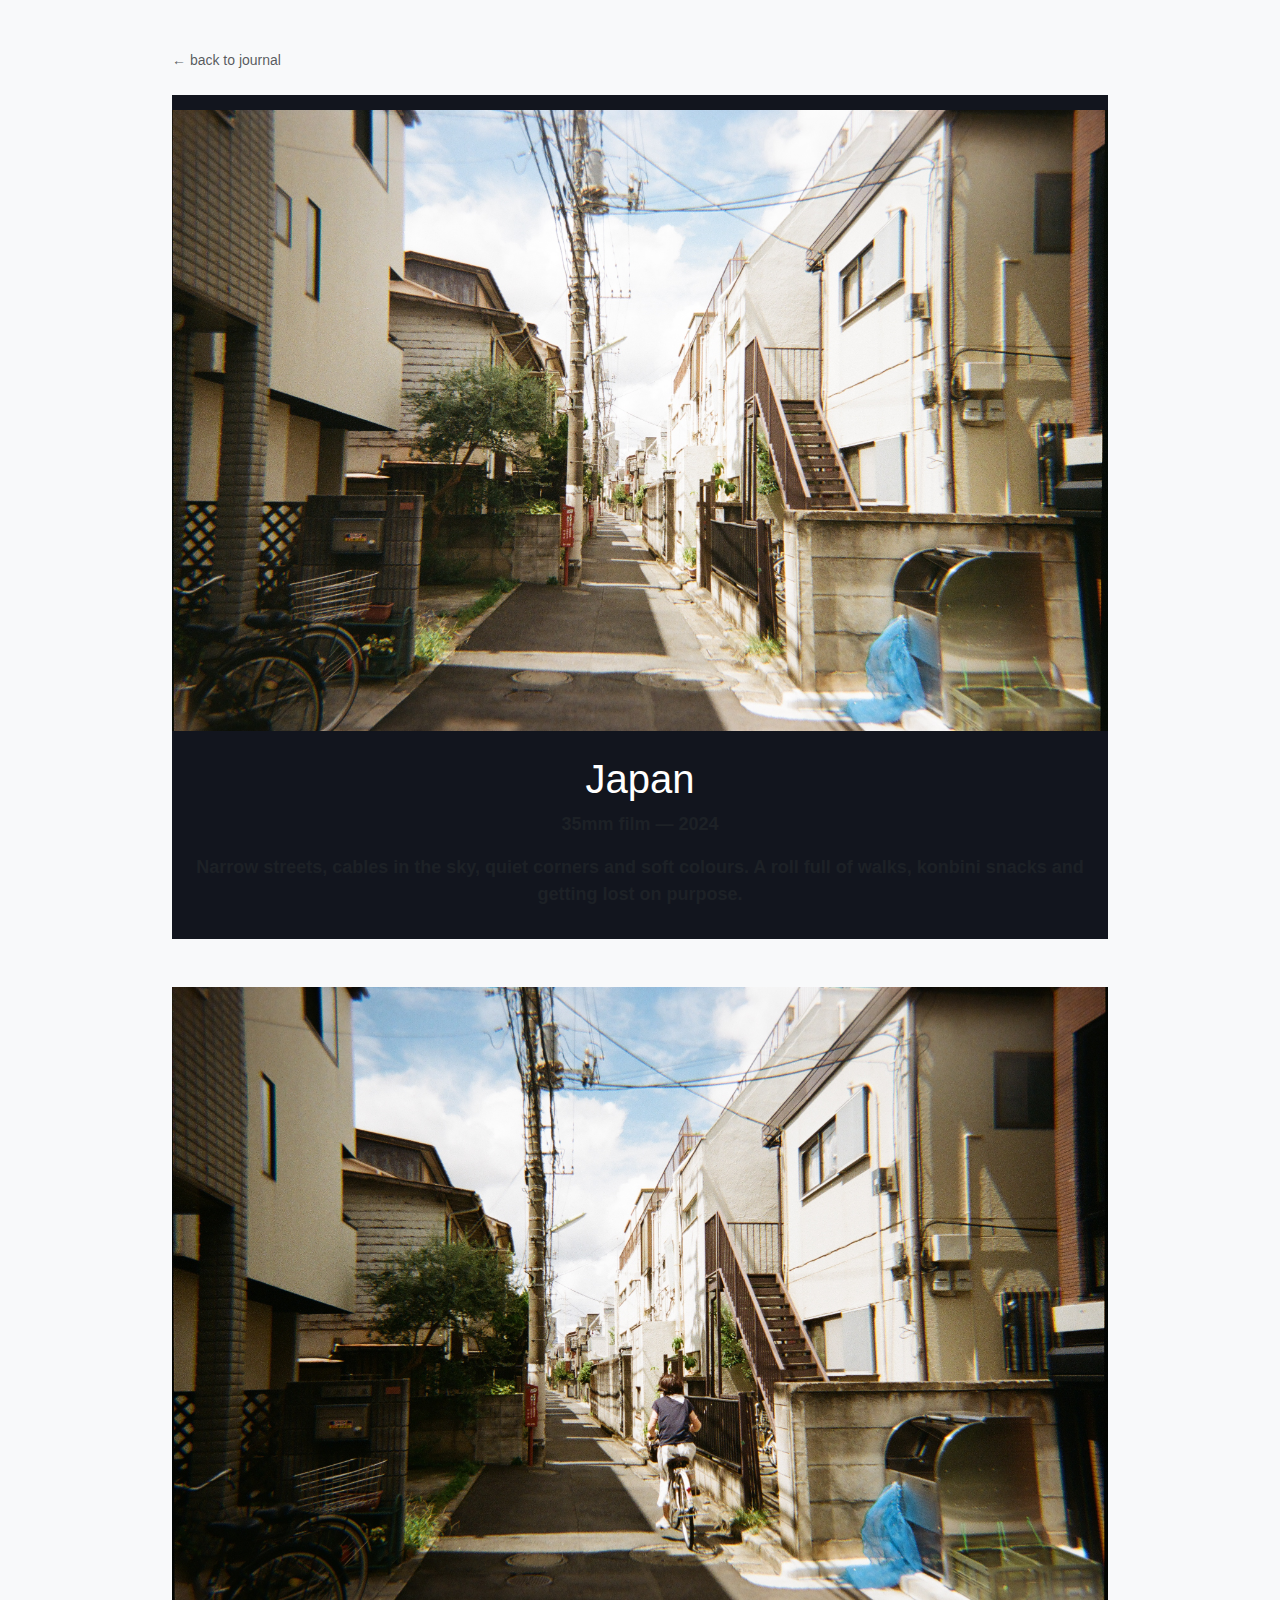
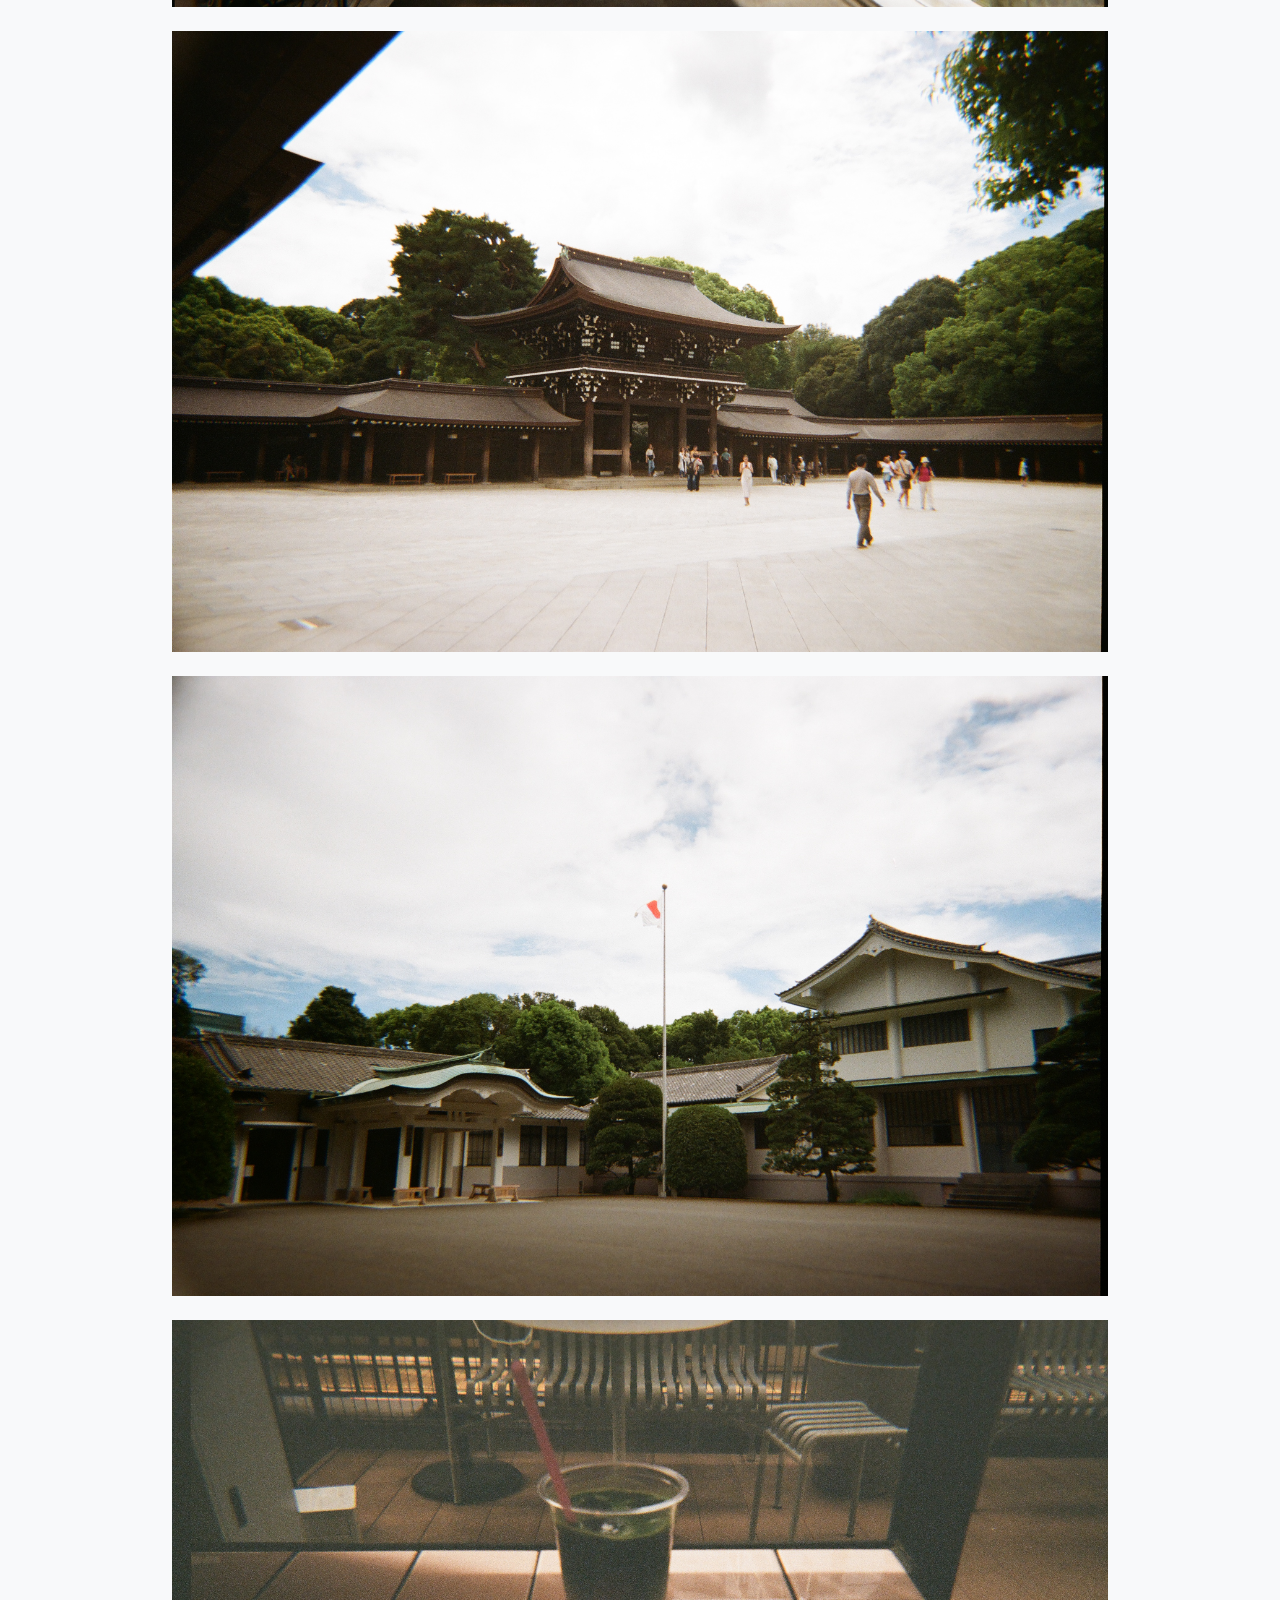
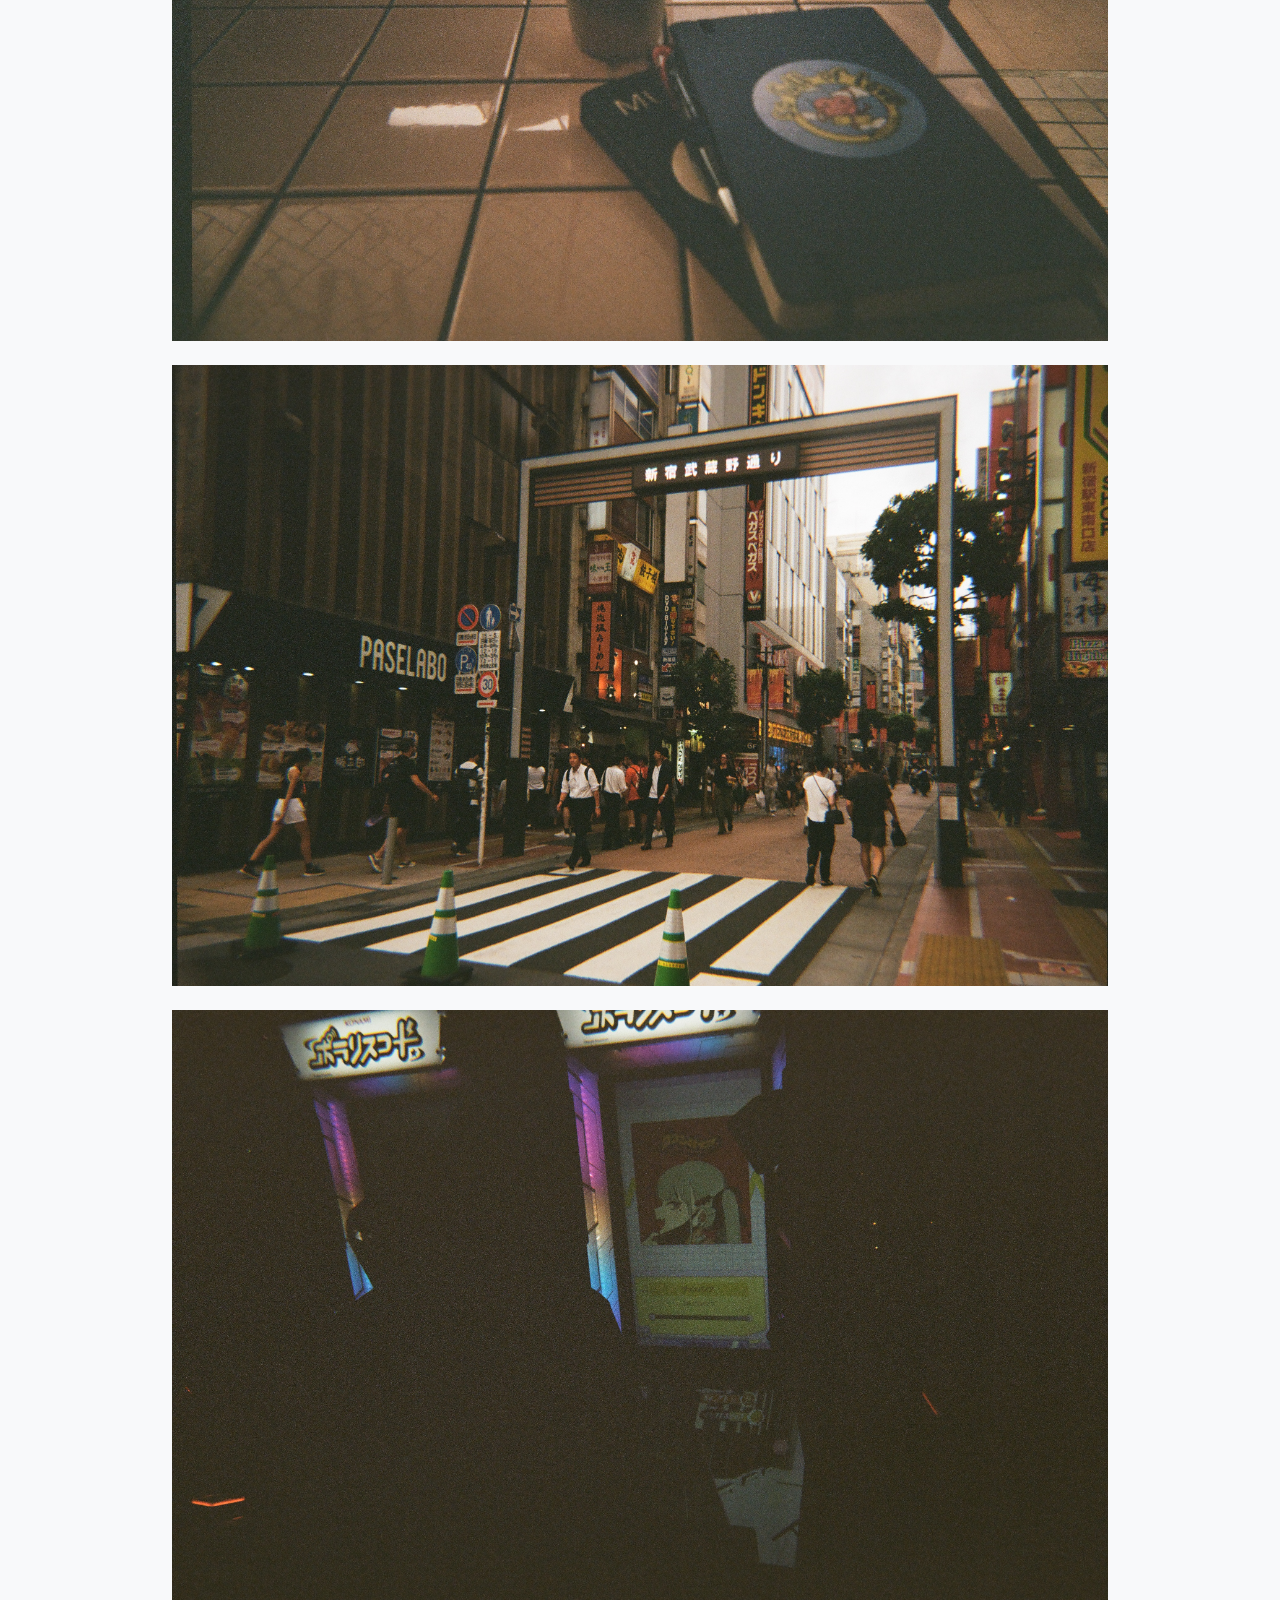
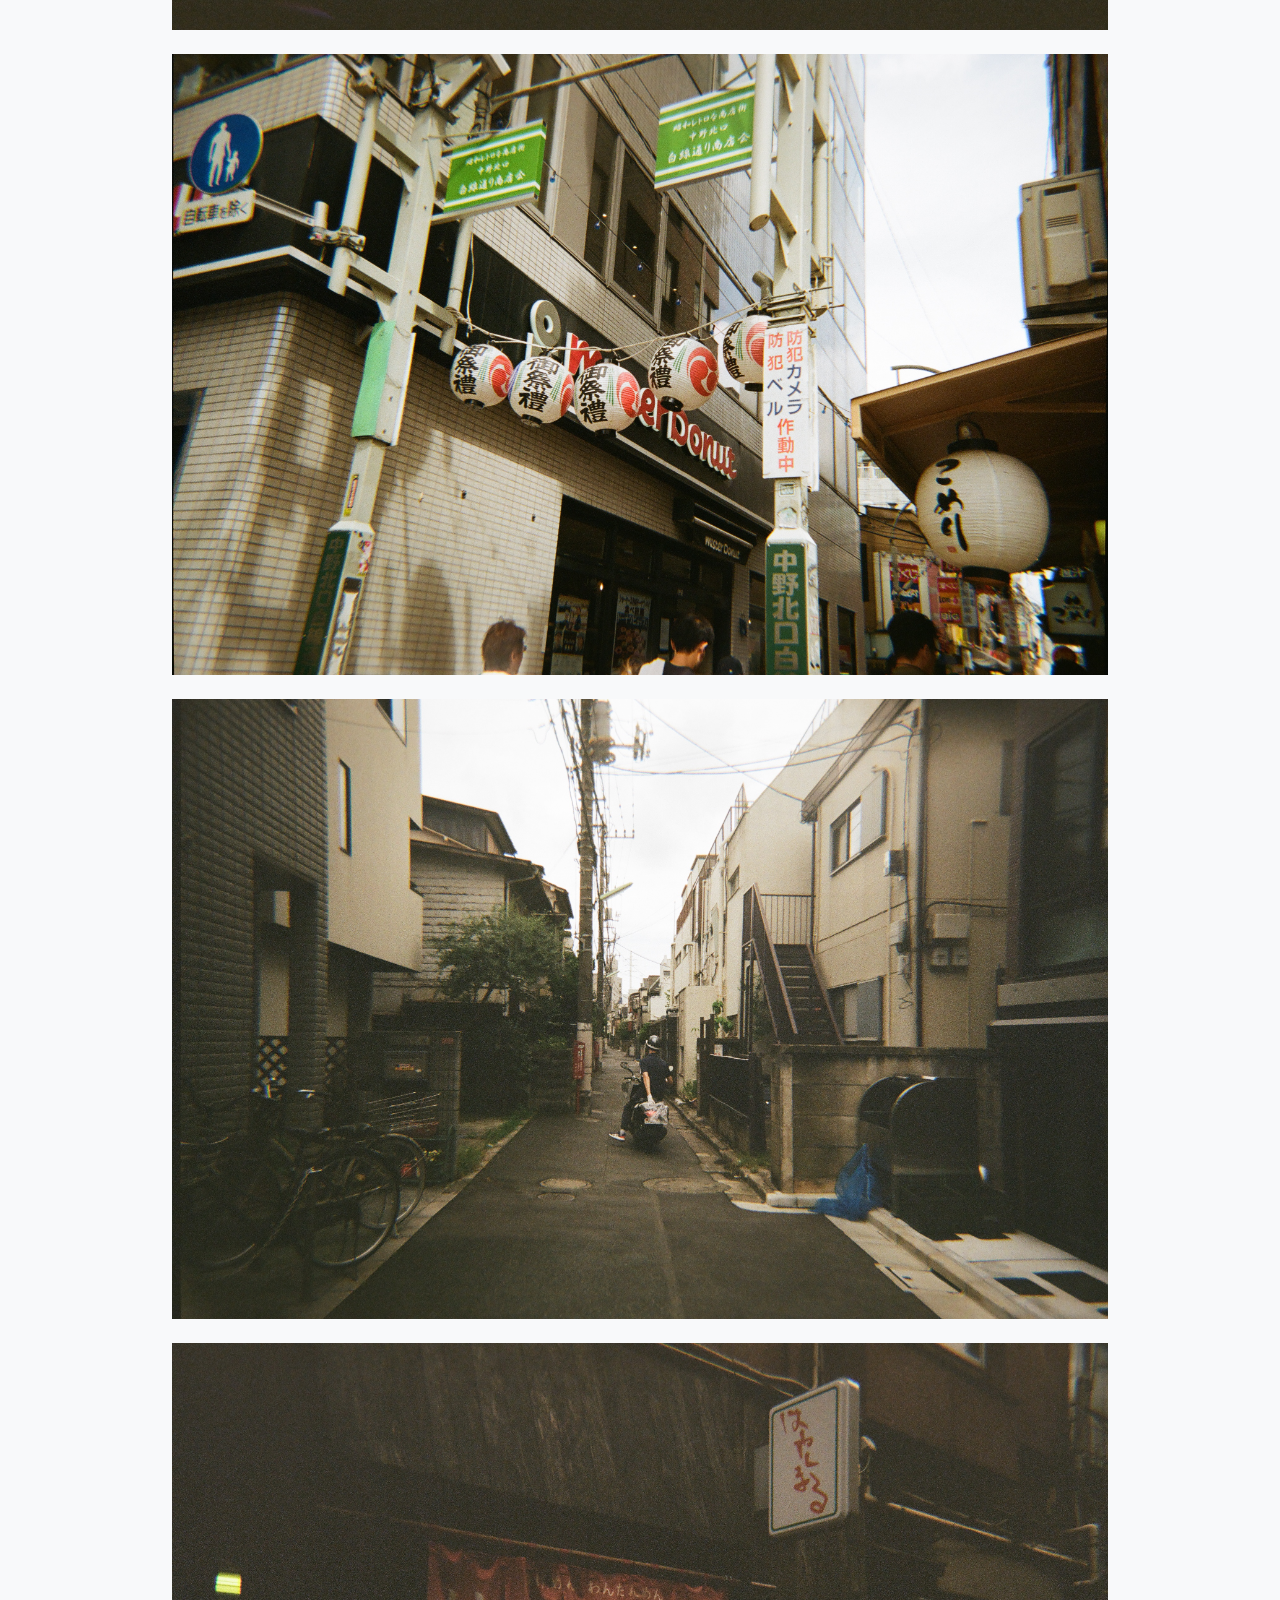
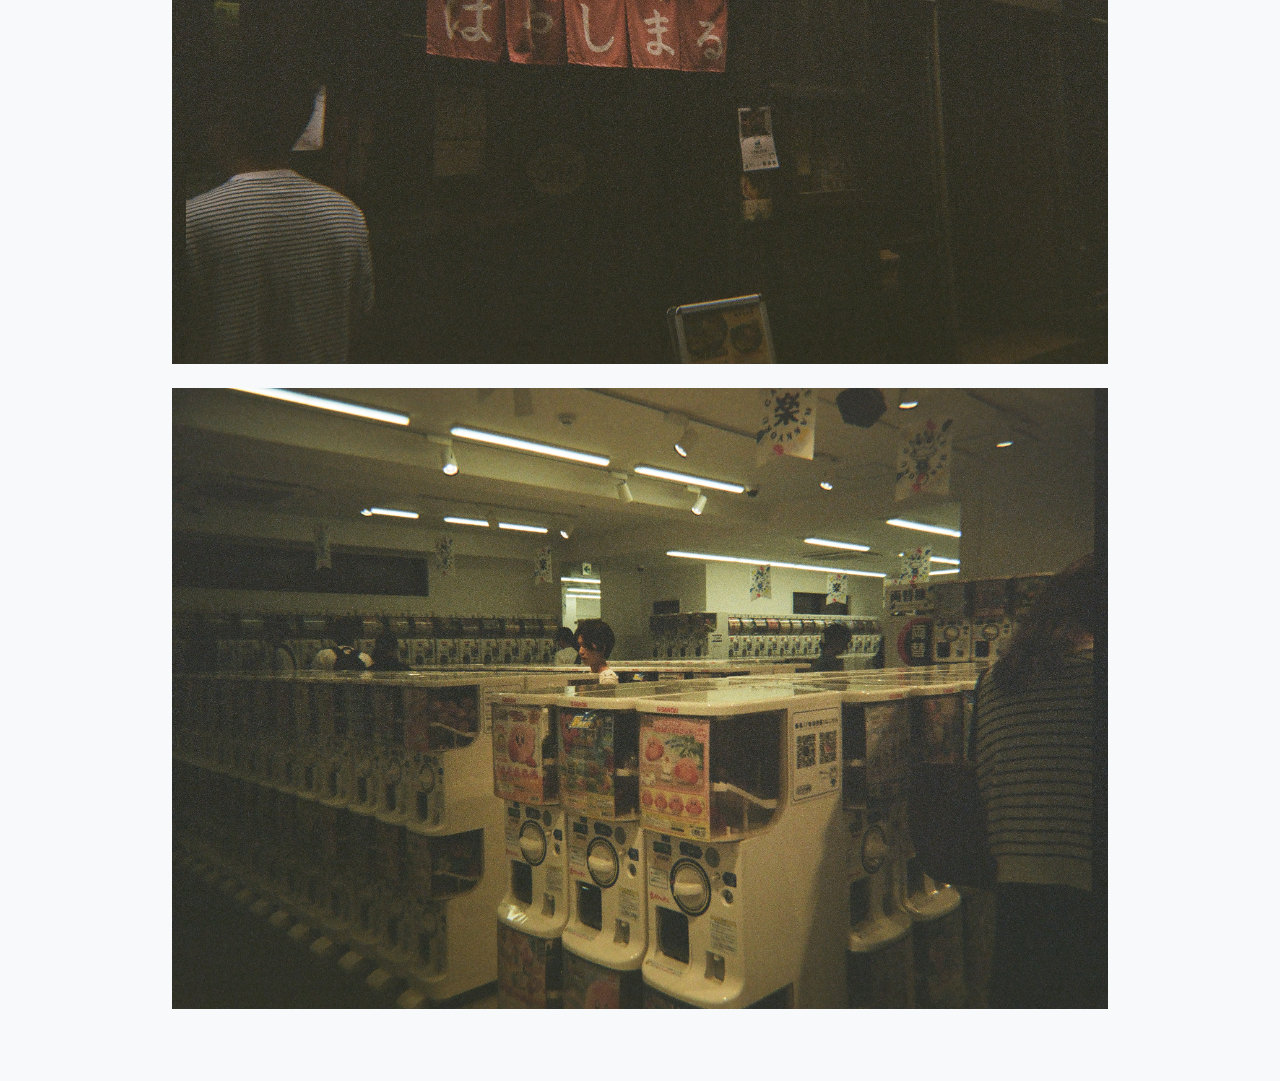
<file: japan2024.html>
<!DOCTYPE html>
<html lang="en">
<head>
    <meta charset="UTF-8">
    <meta name="viewport" content="width=device-width, initial-scale=1.0">
    <title>Japan 2024 — silvia's 35mm journal</title>

    <link rel="stylesheet" href="https://cdn.jsdelivr.net/npm/bootstrap@5.3.0/dist/css/bootstrap.min.css">
    <link rel="stylesheet" href="css/styles.css">
</head>
<body class="bg-light">

    <div class="container py-5" style="max-width: 960px;">

        <!-- BACK LINK -->
        <a href="index.html" class="text-muted small text-decoration-none d-inline-block mb-4">
            ← back to journal
        </a>

        <!-- CABECERA DEL ÁLBUM -->
        <header class="text-center mb-5">
            <img src="images/japan2024/cover.jpg"
                 alt="Japan 35mm"
                 class="img-fluid album-cover mb-4">
            <h1 class="fw-light">Japan</h1>
            <p class="text-muted">35mm film — 2024</p>

            <p class="album-description text-muted">
                Narrow streets, cables in the sky, quiet corners and soft colours.
                A roll full of walks, konbini snacks and getting lost on purpose.
            </p>
        </header>

        <!-- FOTOS DEL ÁLBUM -->
        <main class="album-images">

            <img src="images/japan2024/001.jpg" class="img-fluid mb-4 album-photo" alt="Japan photo 1">
            <img src="images/japan2024/002.jpg" class="img-fluid mb-4 album-photo" alt="Japan photo 2">
            <img src="images/japan2024/003.jpg" class="img-fluid mb-4 album-photo" alt="Japan photo 3">
            <img src="images/japan2024/004.jpg" class="img-fluid mb-4 album-photo" alt="Japan photo 4">
            <img src="images/japan2024/005.jpg" class="img-fluid mb-4 album-photo" alt="Japan photo 5">
            <img src="images/japan2024/006.jpg" class="img-fluid mb-4 album-photo" alt="Japan photo 6">
            <img src="images/japan2024/007.jpg" class="img-fluid mb-4 album-photo" alt="Japan photo 7">
            <img src="images/japan2024/008.jpg" class="img-fluid mb-4 album-photo" alt="Japan photo 8">
            <img src="images/japan2024/009.jpg" class="img-fluid mb-4 album-photo" alt="Japan photo 9">
            <img src="images/japan2024/010.jpg" class="img-fluid mb-4 album-photo" alt="Japan photo 10">

        </main>
    </div>

</body>
</html>
</file>
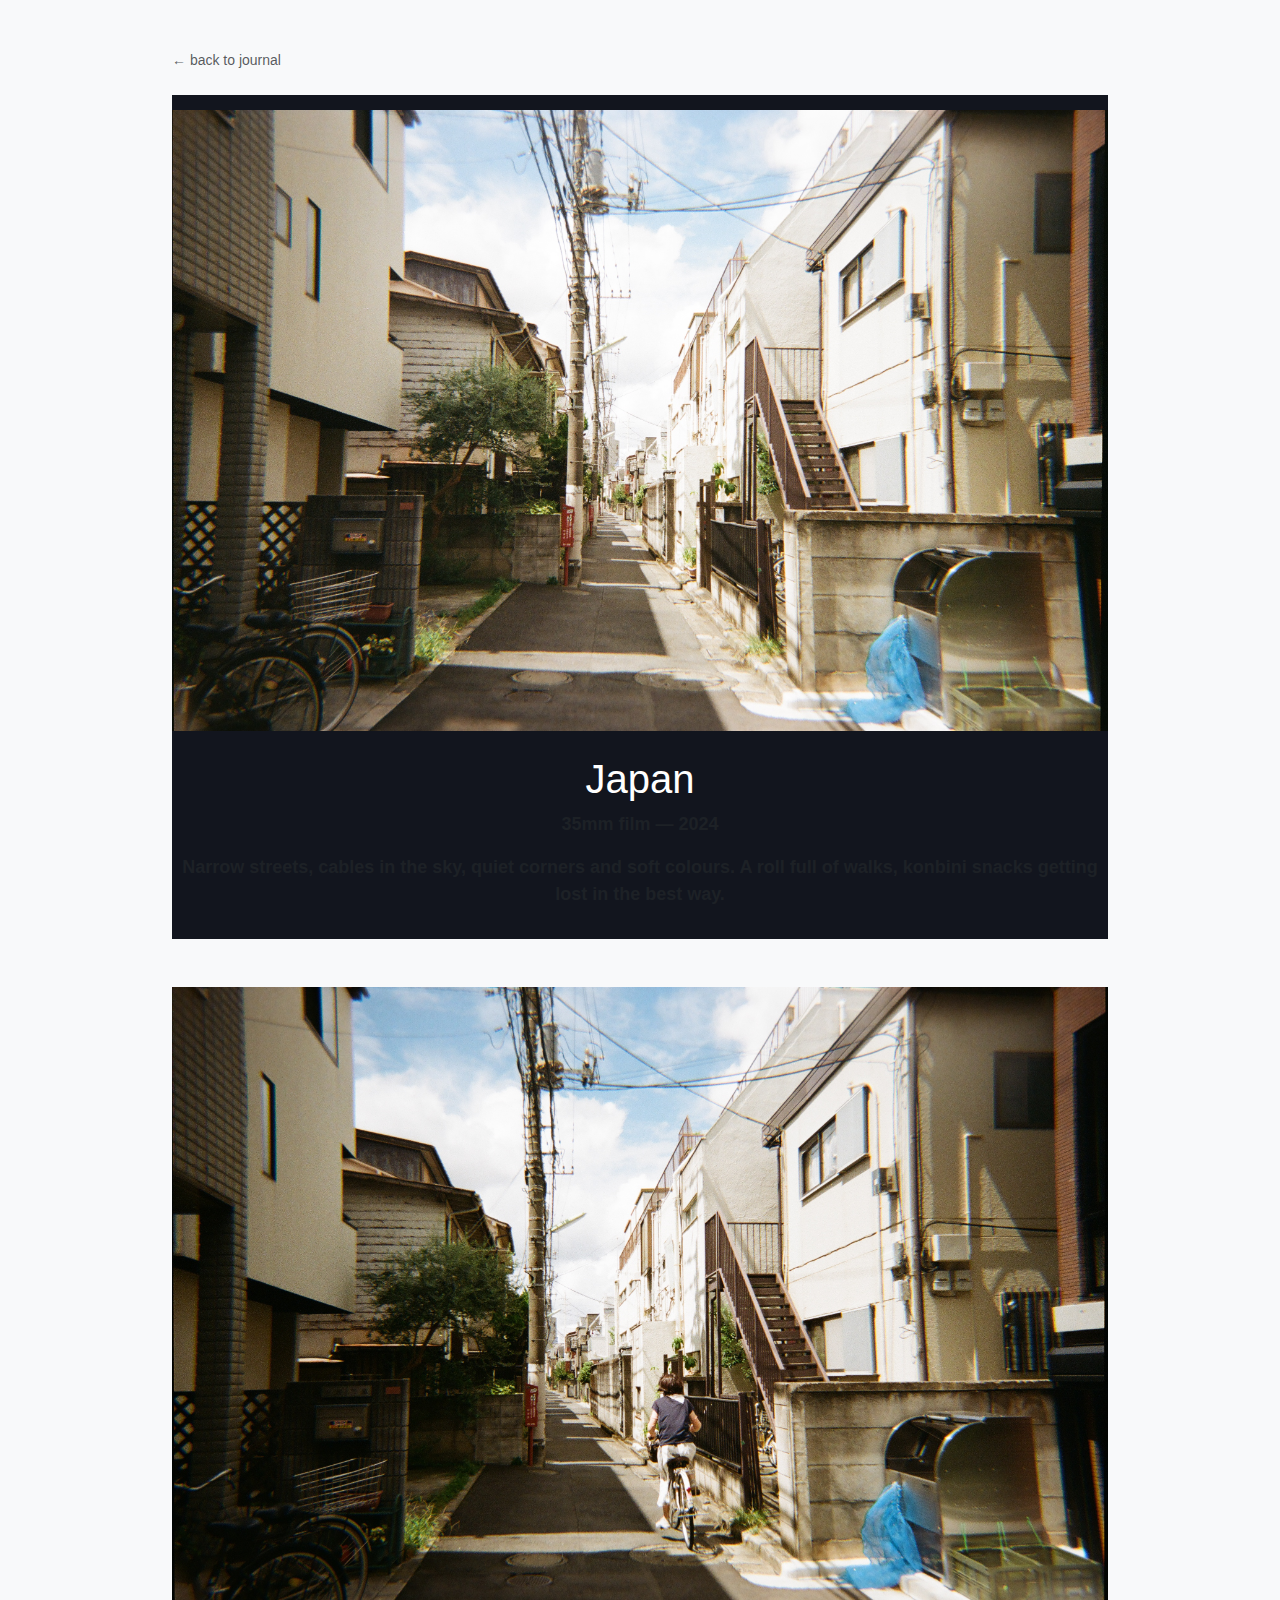
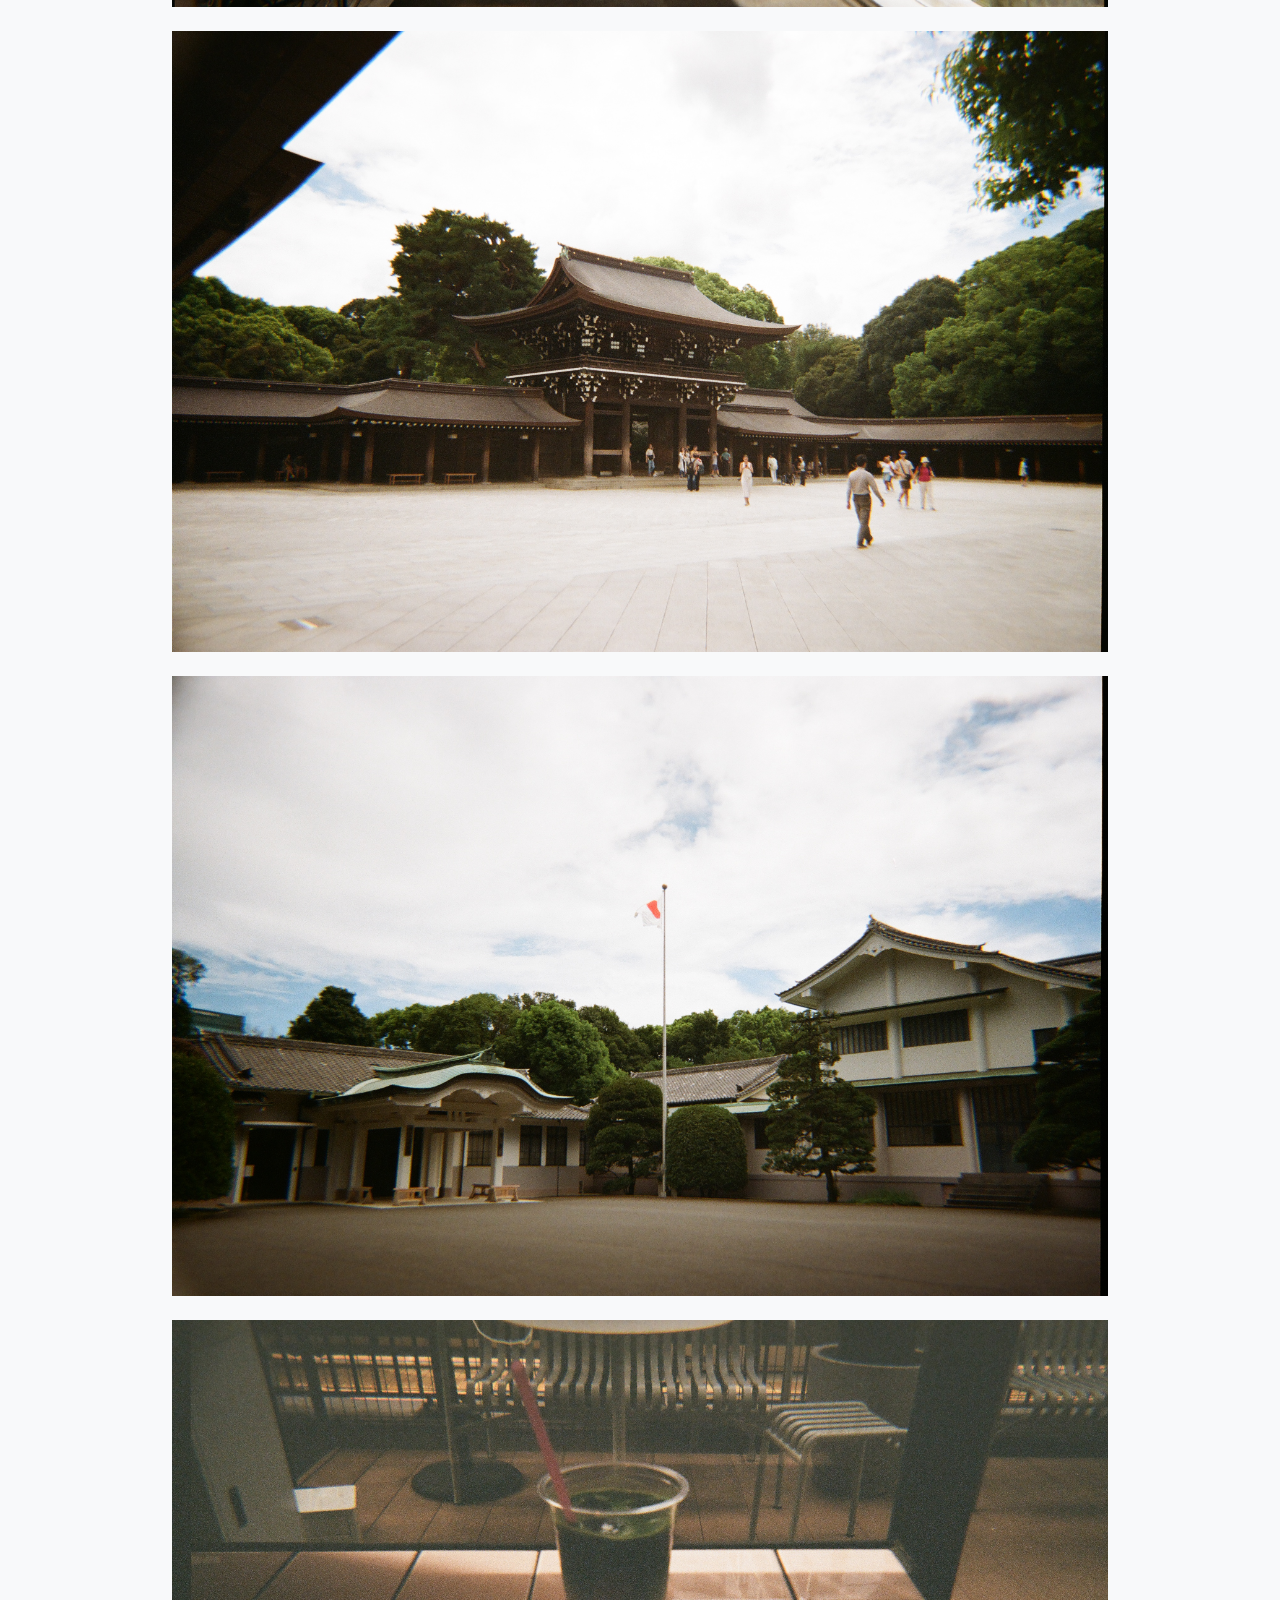
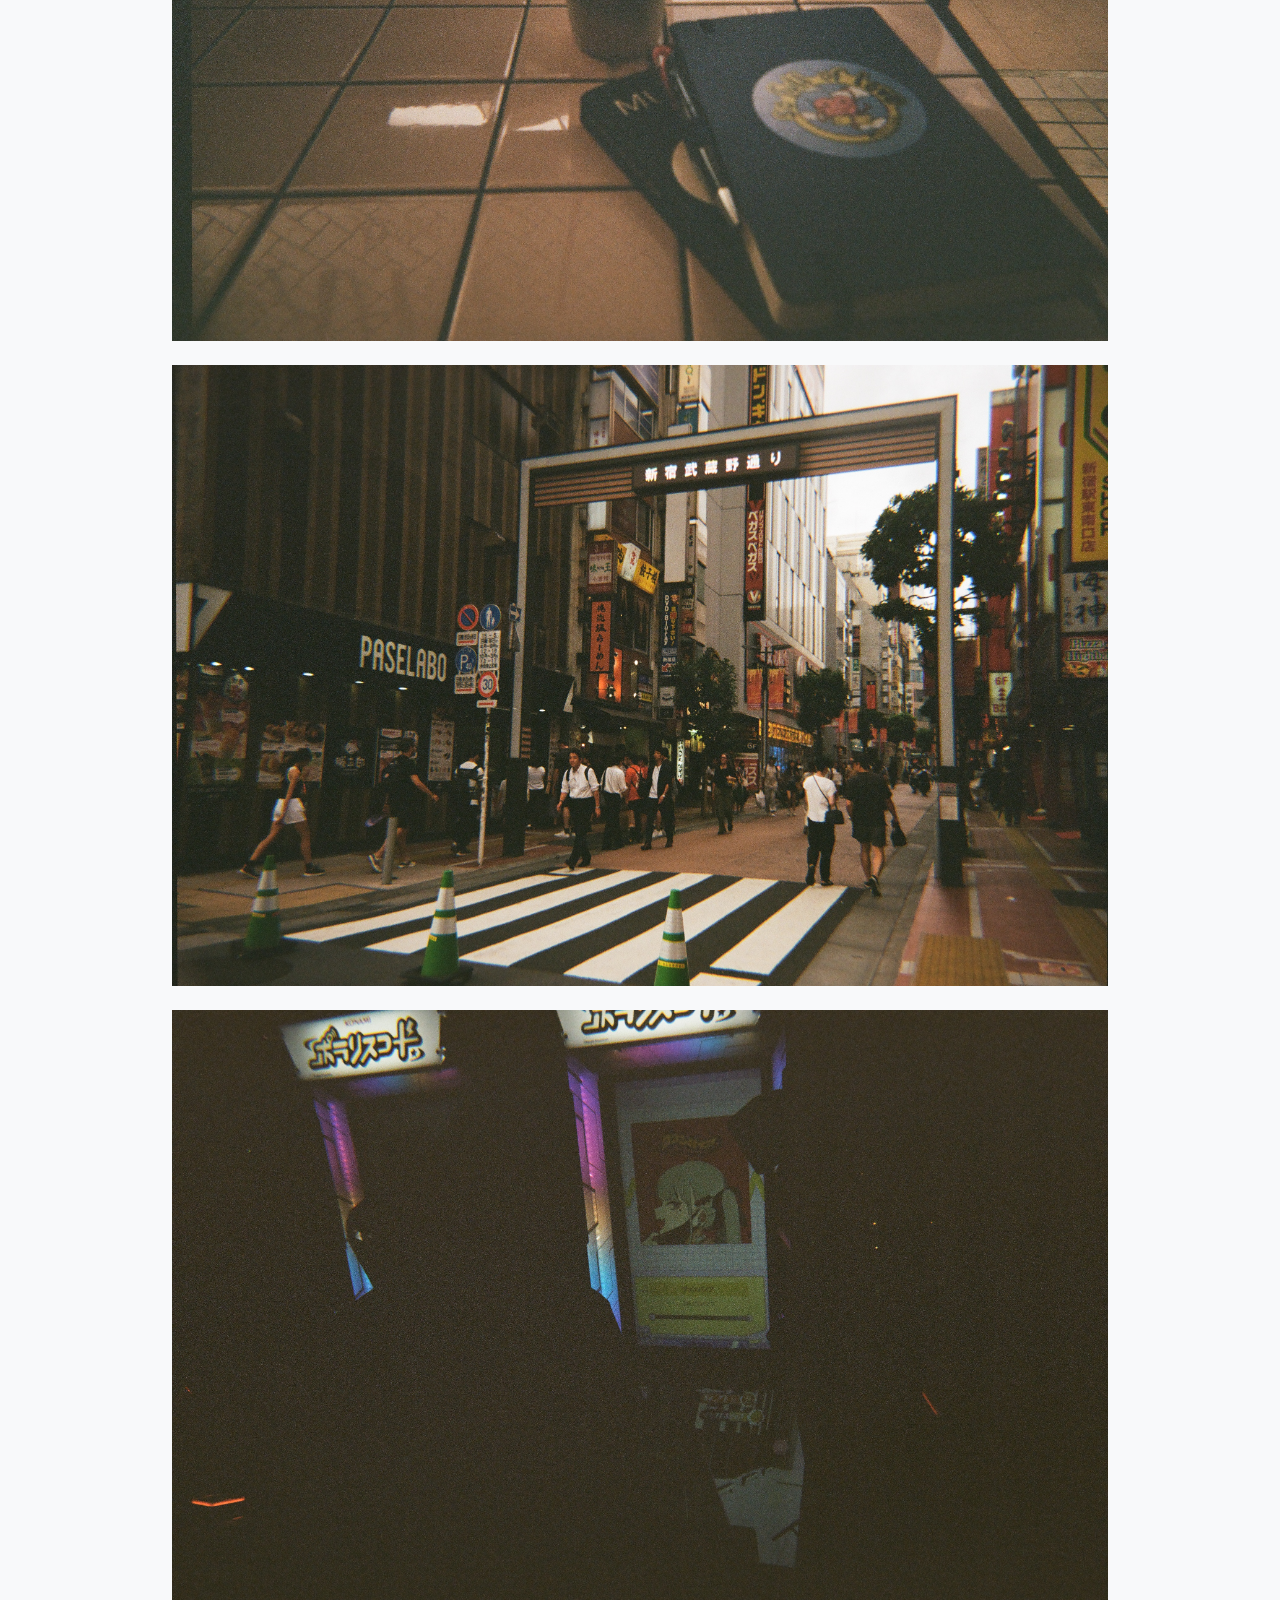
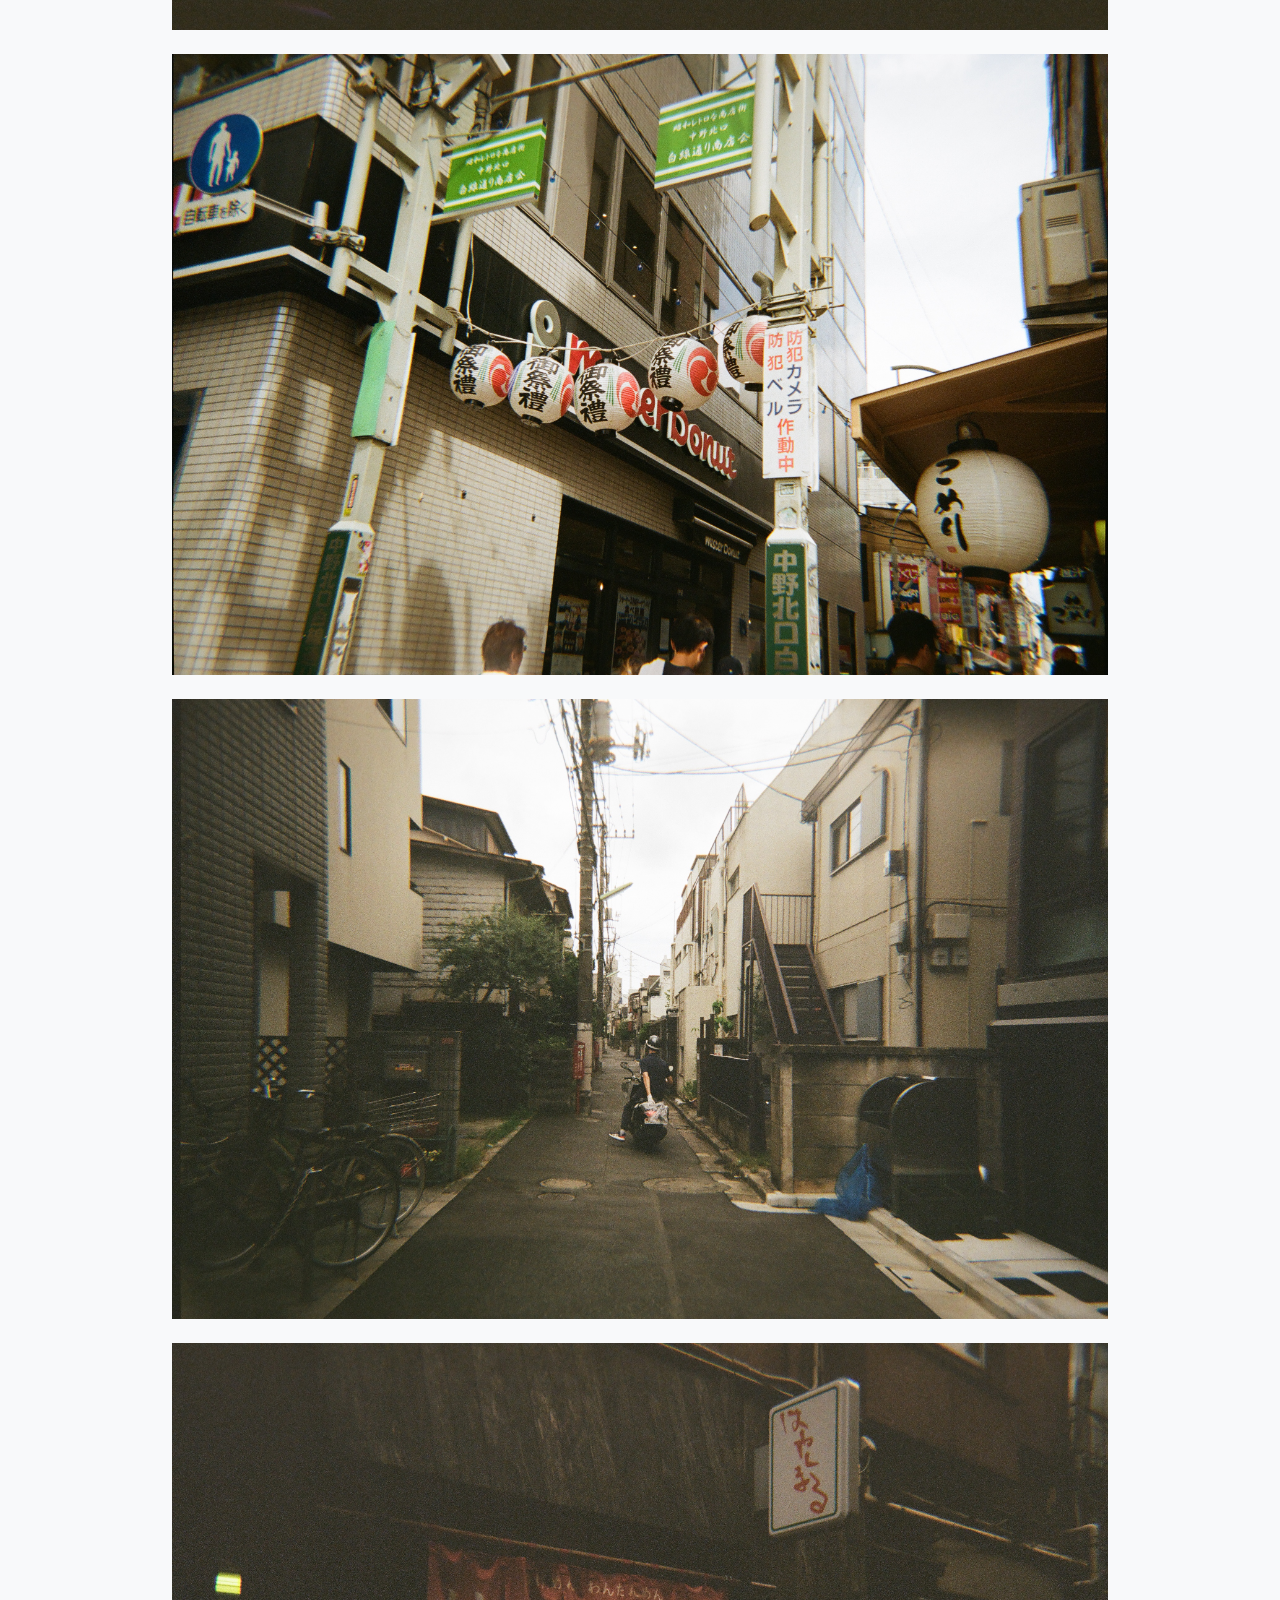
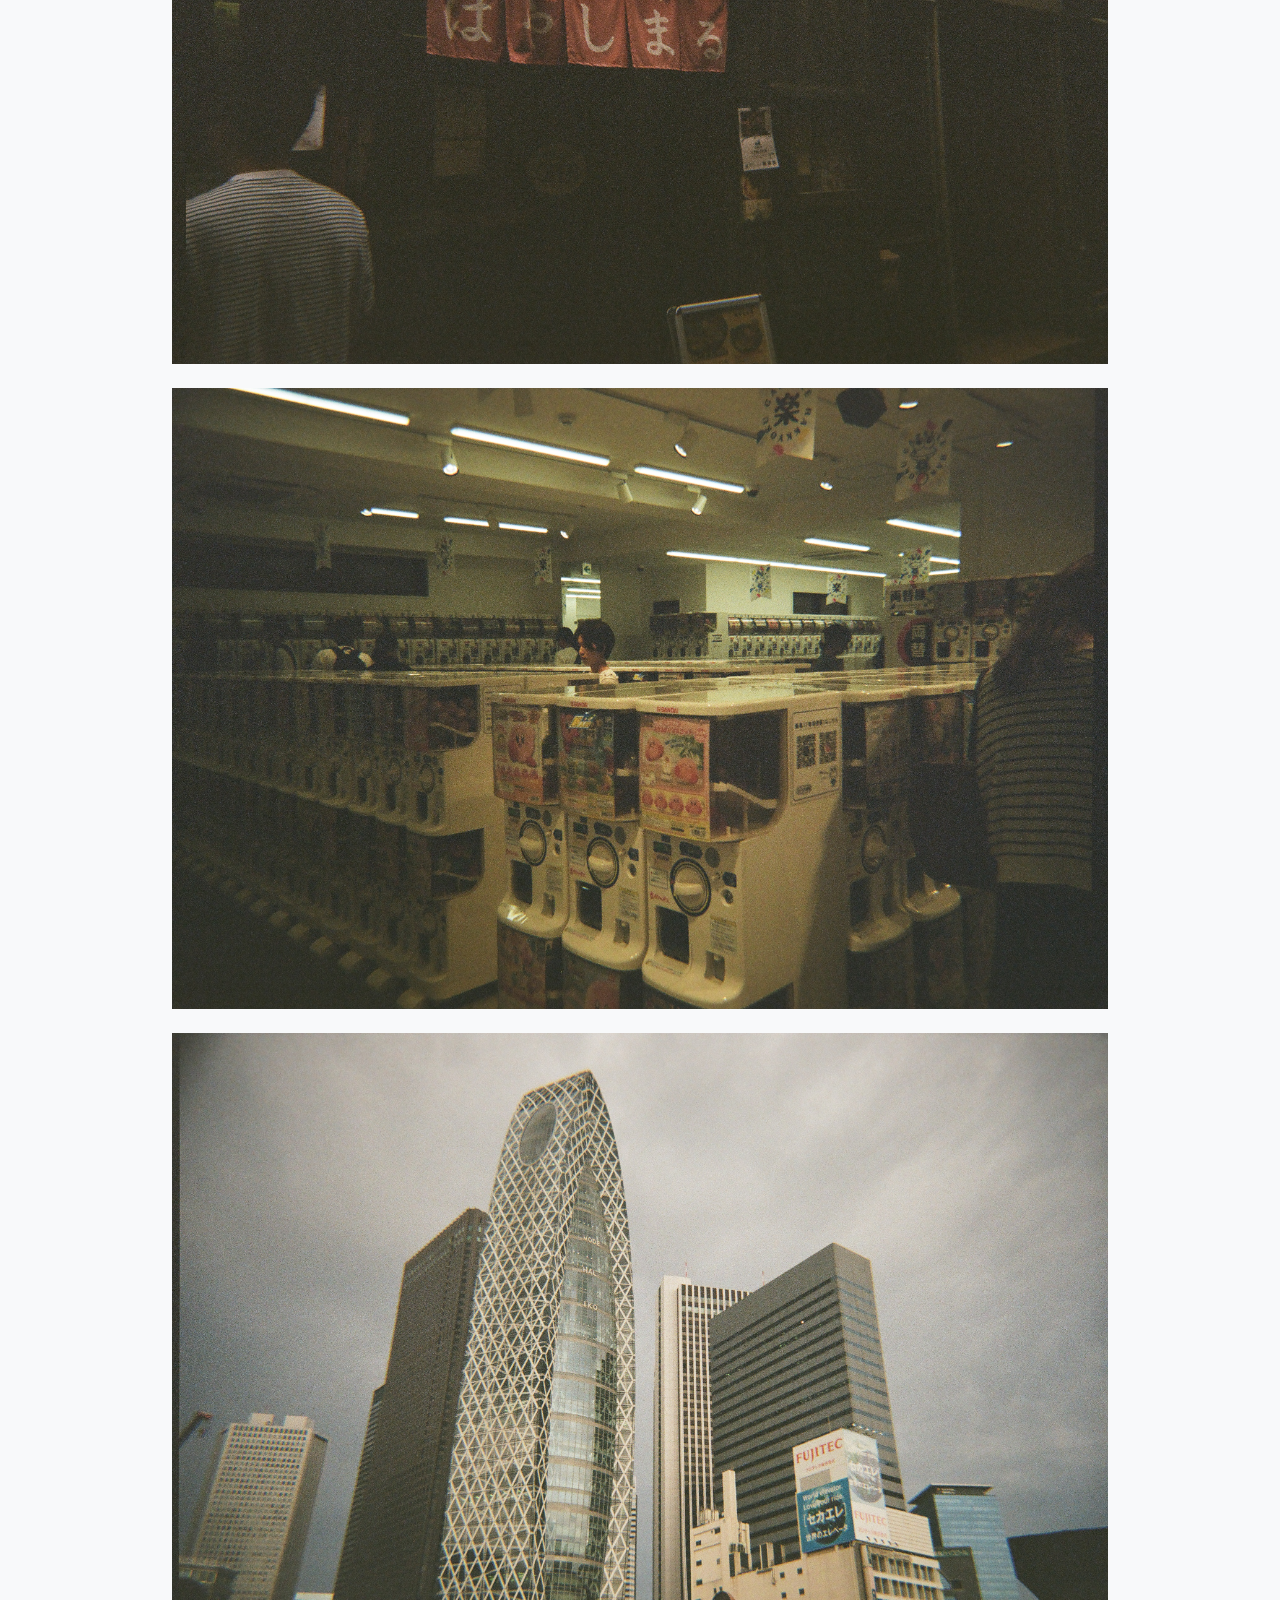
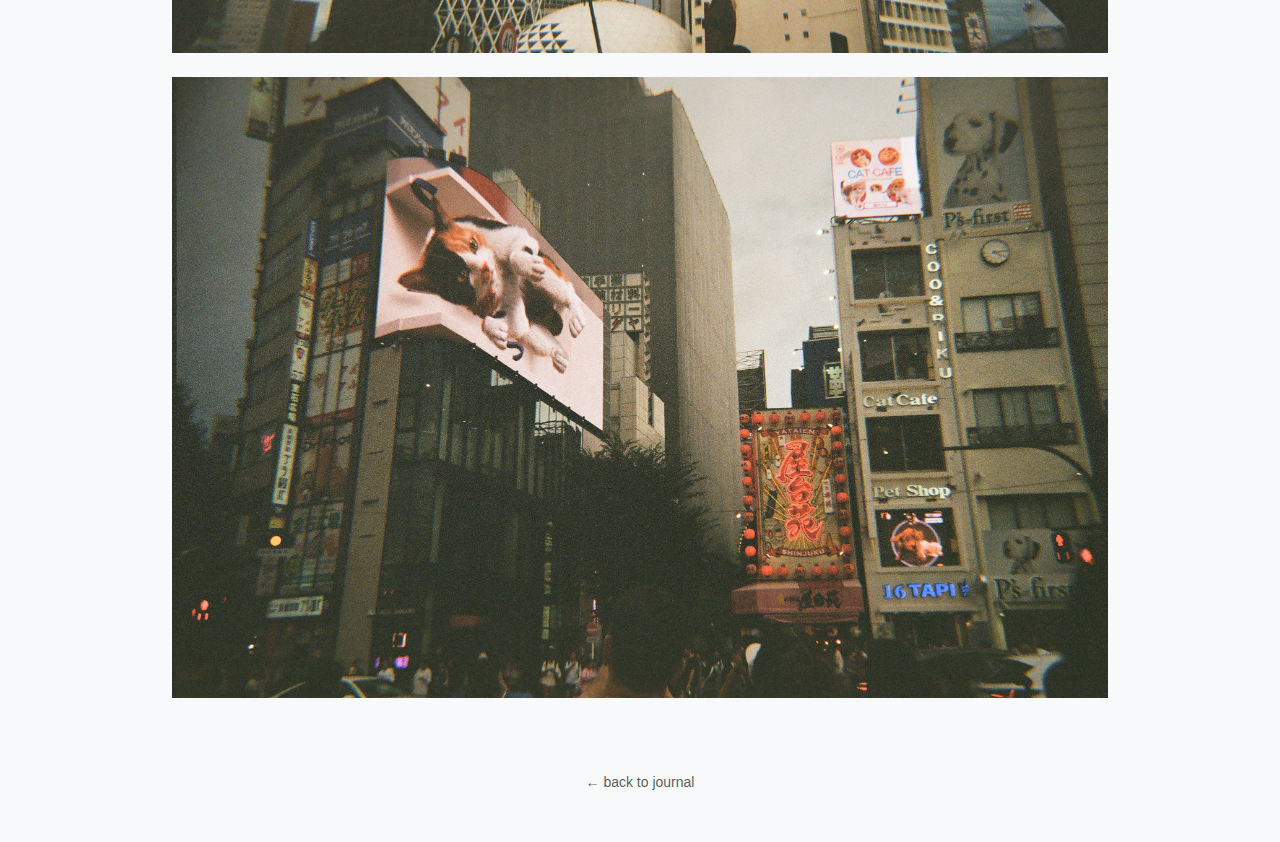
<file: film-rolls/japan2024/japan2024.html>
<!DOCTYPE html>
<html lang="en">
<head>
    <meta charset="UTF-8">
    <meta name="viewport" content="width=device-width, initial-scale=1.0">
    <title>Japan 2024 — silvia's 35mm journal</title>

    <link rel="stylesheet" href="https://cdn.jsdelivr.net/npm/bootstrap@5.3.0/dist/css/bootstrap.min.css">
    <link rel="stylesheet" href="/css/styles.css">
</head>
<body class="bg-light">

    <div class="container py-5" style="max-width: 960px;">

        <!-- BACK LINK -->
        <a href="/index.html" class="text-muted small text-decoration-none d-inline-block mb-4">
            ← back to journal
        </a>

        <!-- CABECERA DEL ÁLBUM -->
        <header class="text-center mb-5">
            <img src="cover.jpg"
                 alt="Japan 35mm"
                 class="img-fluid album-cover mb-4">
            <h1 class="fw-light">Japan</h1>
            <p class="text-muted">35mm film — 2024</p>

            <p class="album-description text-muted">
                Narrow streets, cables in the sky, quiet corners and soft colours.
                A roll full of walks, konbini snacks getting lost in the best way.
            </p>
        </header>

        <!-- FOTOS DEL ÁLBUM -->
        <main class="album-images">

            <img src="001.jpg" class="img-fluid mb-4 album-photo" alt="Japan photo 1">
            <img src="002.jpg" class="img-fluid mb-4 album-photo" alt="Japan photo 2">
            <img src="003.jpg" class="img-fluid mb-4 album-photo" alt="Japan photo 3">
            <img src="004.jpg" class="img-fluid mb-4 album-photo" alt="Japan photo 4">
            <img src="005.jpg" class="img-fluid mb-4 album-photo" alt="Japan photo 5">
            <img src="006.jpg" class="img-fluid mb-4 album-photo" alt="Japan photo 6">
            <img src="007.jpg" class="img-fluid mb-4 album-photo" alt="Japan photo 7">
            <img src="008.jpg" class="img-fluid mb-4 album-photo" alt="Japan photo 8">
            <img src="009.jpg" class="img-fluid mb-4 album-photo" alt="Japan photo 9">
            <img src="010.jpg" class="img-fluid mb-4 album-photo" alt="Japan photo 10">
            <img src="011.jpg" class="img-fluid mb-4 album-photo" alt="Japan photo 11">
            <img src="012.jpg" class="img-fluid mb-4 album-photo" alt="Japan photo 12">

        </main>

        <!-- BACK LINK AL FINAL -->
        <div class="text-center mt-5">
            <a href="/index.html" class="text-muted small text-decoration-none">
                ← back to journal
            </a>
        </div>

    </div>

</body>
</html>
</file>
<file: css/styles.css>
/* Reset básico */
body {
    font-family: Arial, Helvetica, sans-serif;
    font-size: 12pt;
    background-color: #1A1E2B; /* Azul oscuro */
    color: #EDEDED;
    margin: 0;
    padding: 0;
    display: flex;
    flex-direction: column;
    align-items: center;
    min-height: 100vh;
}

/* Header */
header {
    background: #12151E; /* Azul más oscuro */
    color: white;
    text-align: center;
    padding: 15px 0;
    width: 100%;
    font-size: 18px;
    font-weight: bold;
}

/* Enlace del título */
header h1 a {
    color: white;
    text-decoration: none;
    font-size: 26px;
    font-weight: bold;
    transition: transform 0.2s ease, color 0.3s ease;
}

header h1 a:hover {
    transform: scale(1.1);
    color: #94a3b8;
}

/* Contenedor principal con el mismo estilo de photo-viewer */
.gallery-container {
    background: #EDEBDF;
    border: 1px solid #5C0D12;
    padding: 20px;
    border-radius: 8px;
    box-shadow: 0 4px 10px rgba(0, 0, 0, 0.2);
    margin-top: 20px;
    max-width: 80%;
}

/* Galería similar a photo-viewer */
.gallery {
    display: grid;
    grid-template-columns: repeat(auto-fit, minmax(300px, 1fr)); /* Tamaño grande y responsive */
    gap: 20px;
    padding: 10px;
    justify-content: center;
}

/* Estilo de cada imagen */
.gallery-item {
    border-radius: 8px;
    overflow: hidden;
    transition: transform 0.3s ease, box-shadow 0.3s ease;
}

.gallery-item a {
    display: block;
}

/* Imagen dentro de la galería */
.gallery-item img {
    width: 100%;
    height: auto;
    border-radius: 8px;
    object-fit: cover;
}

/* Efecto al pasar el ratón */
.gallery-item:hover {
    transform: scale(1.05);
    box-shadow: 0 4px 10px rgba(0, 0, 0, 0.2);
}

/* Asegurar que el título "Photo Gallery" sea blanco */
header h1 a {
    color: white;
    text-decoration: none;
    font-size: 22px;
    font-weight: bold;
    transition: transform 0.2s ease, color 0.3s ease;
}

/* Efecto al pasar el ratón: agrandar ligeramente */
header h1 a:hover {
    transform: scale(1.1);
    color: #EDEBDF; /* Un blanco suave para diferenciar */
}
</file>
